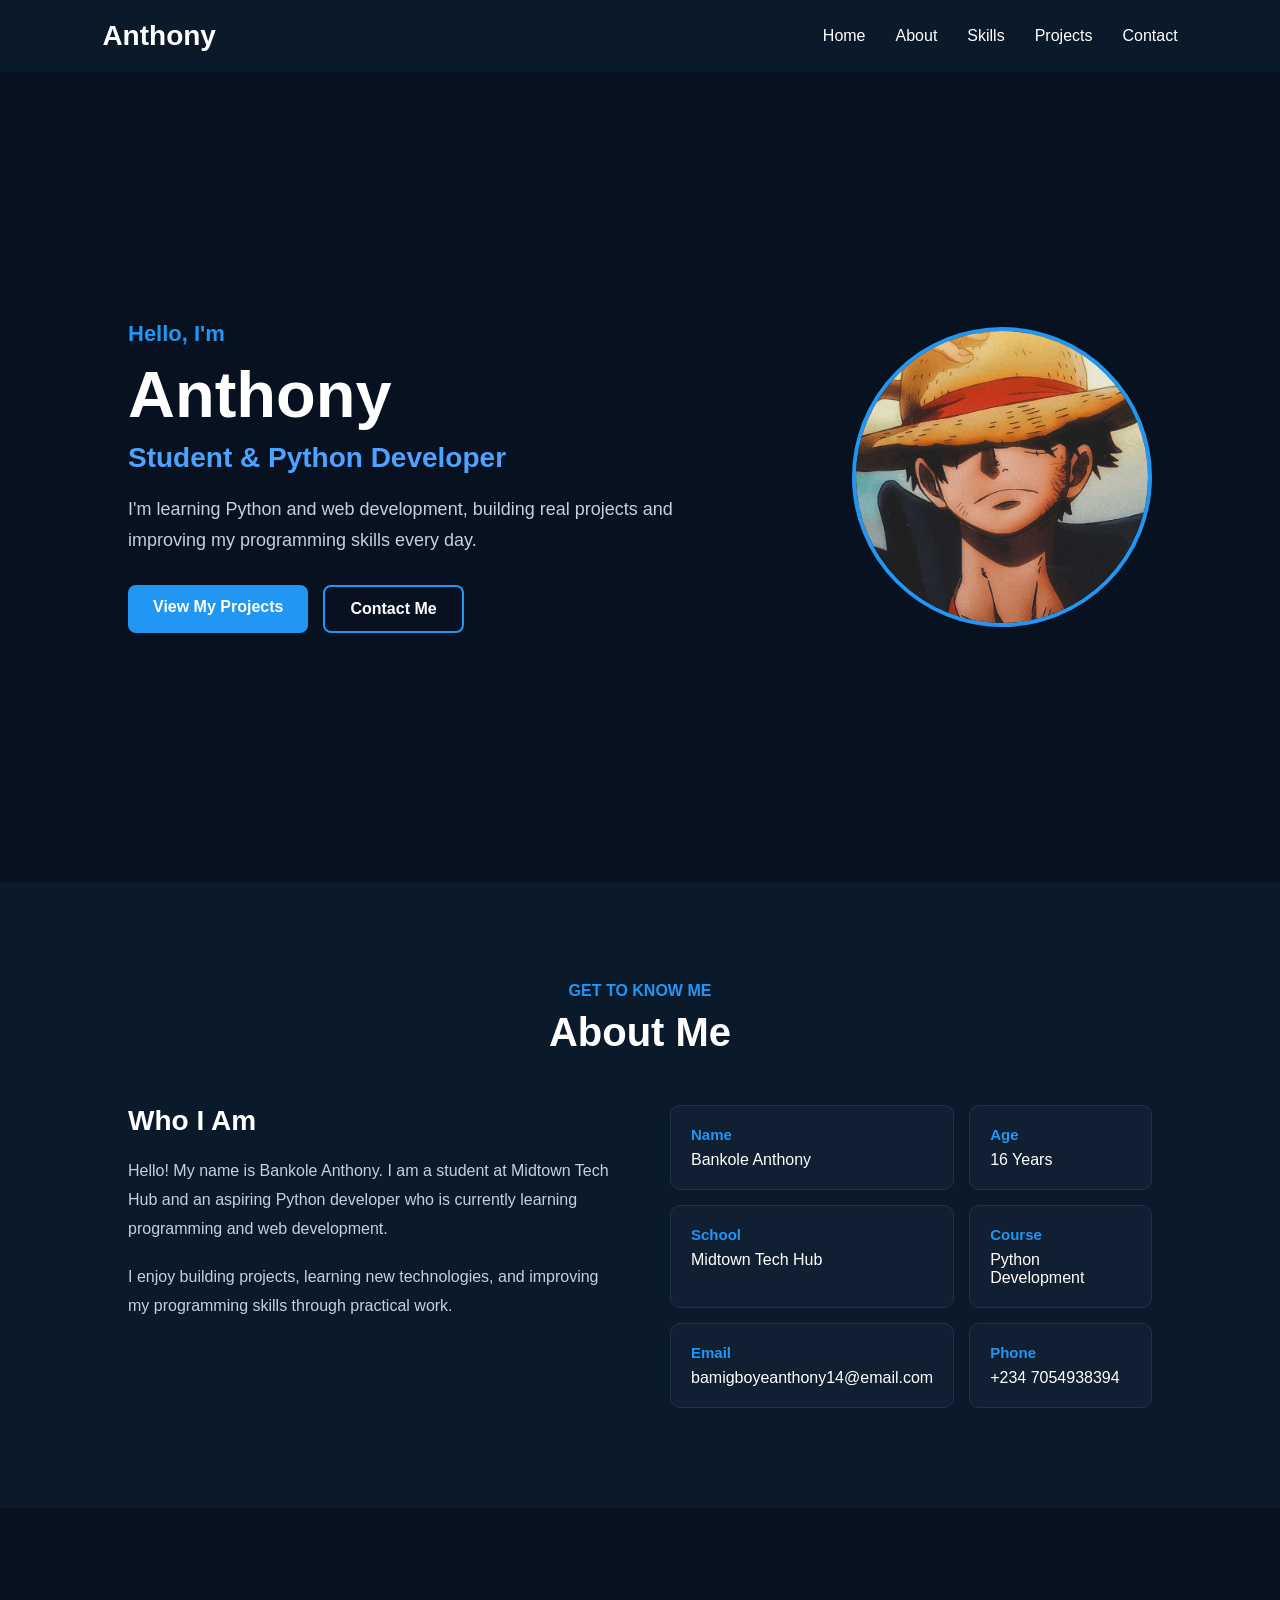
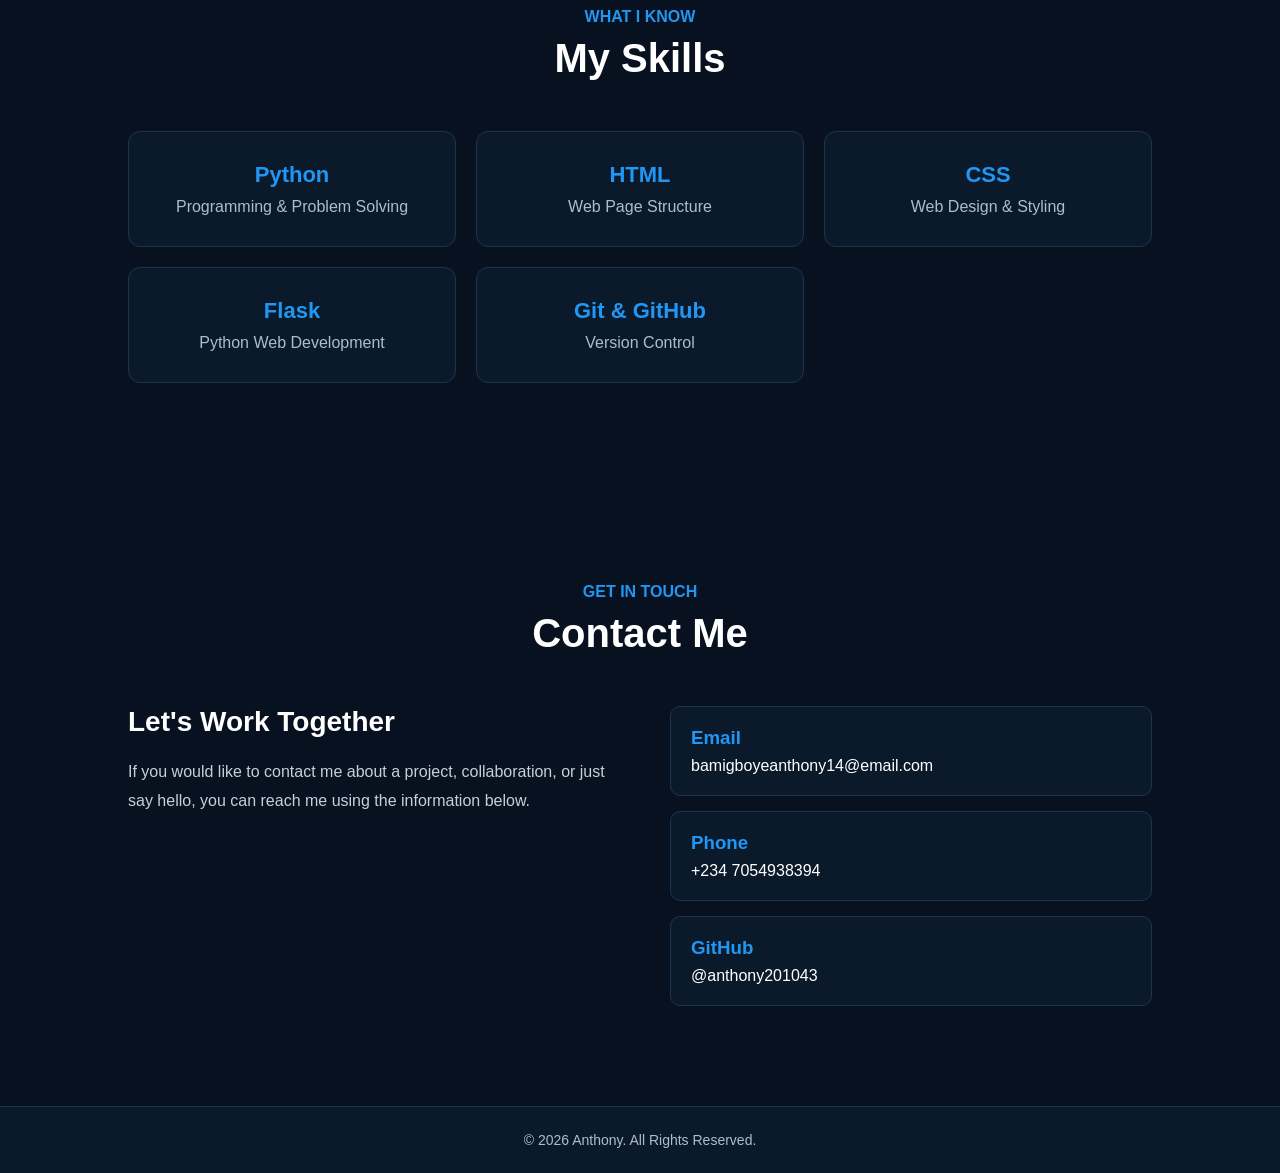
<file: portfolio/netlify/index.html>
<!DOCTYPE html>
<html lang="en">

<head>
    <meta charset="UTF-8">
    <meta name="viewport" content="width=device-width, initial-scale=1.0">

    <title>My Portfolio</title>

   <link rel="stylesheet" href="static/style.css">
</head>

<body>

    <header class="navbar">

    <h1 class="logo"> Anthony </h1>

    <nav>
        <a href="#home">Home</a>
        <a href="#about">About</a>
        <a href="#skills">Skills</a>
        <a href="projects.html">Projects</a>
        <a href="#contact">Contact</a>
    </nav>

</header>



    <main>

    <section class="hero" id="home">

        <div class="hero-text">

            <p class="greeting">Hello, I'm</p>

            <h1>Anthony</h1>

            <h2>Student & Python Developer</h2>

            <p class="intro">
                I'm learning Python and web development,
                building real projects and improving my
                programming skills every day.
            </p>

            <div class="hero-buttons">
                <a href="projects.html" class="btn">View My Projects</a>
                <a href="#contact" class="btn secondary">Contact Me</a>
            </div>

        </div>


        <div class="profile-circle">
    <img src="static/images/profile.jpg" alt="Profile picture">
</div>

    </section>

</main>


        <section class="about" id="about">

    <div class="section-title">
        <p>GET TO KNOW ME</p>
        <h2>About Me</h2>
    </div>

    <div class="about-content">

        <div class="about-text">

            <h3>Who I Am</h3>

            <p>
                Hello! My name is Bankole Anthony. I am a student at Midtown Tech Hub
                and an aspiring Python developer who is
                currently learning programming and web
                development.
            </p>

            <p>
                I enjoy building projects, learning new
                technologies, and improving my programming
                skills through practical work.
            </p>

        </div>


        <div class="personal-info">

            <div class="info-card">
                <h3>Name</h3>
                <p>Bankole Anthony</p>
            </div>

            <div class="info-card">
                <h3>Age</h3>
                <p>16 Years</p>
            </div>

            <div class="info-card">
    <h3>School</h3>
    <a href="https://midtowntechhub.com" target="_blank">
        Midtown Tech Hub
    </a>
</div>

            <div class="info-card">
                <h3>Course</h3>
                <p>Python Development</p>
            </div>

            <div class="info-card">
                <h3>Email</h3>
                <p>bamigboyeanthony14@email.com</p>
            </div>

            <div class="info-card">
                <h3>Phone</h3>
                <p>+234 7054938394</p>
            </div>

        </div>

    </div>

</section>


        <section class="skills" id="skills">

    <div class="section-title">
        <p>WHAT I KNOW</p>
        <h2>My Skills</h2>
    </div>


    <div class="skills-container">

        <div class="skill-card">
            <h3>Python</h3>
            <p>Programming & Problem Solving</p>
        </div>


        <div class="skill-card">
            <h3>HTML</h3>
            <p>Web Page Structure</p>
        </div>


        <div class="skill-card">
            <h3>CSS</h3>
            <p>Web Design & Styling</p>
        </div>


        <div class="skill-card">
            <h3>Flask</h3>
            <p>Python Web Development</p>
        </div>


        <div class="skill-card">
            <h3>Git & GitHub</h3>
            <p>Version Control</p>
        </div>

    </div>

</section>

<section class="contact" id="contact">

    <div class="section-title">
        <p>GET IN TOUCH</p>
        <h2>Contact Me</h2>
    </div>


    <div class="contact-container">

        <div class="contact-text">

            <h3>Let's Work Together</h3>

            <p>
                If you would like to contact me about a project,
                collaboration, or just say hello, you can reach me
                using the information below.
            </p>

        </div>


        <div class="contact-info">

            <div class="contact-card">
                <h3>Email</h3>
                <p>bamigboyeanthony14@email.com</p>
            </div>


            <div class="contact-card">
                <h3>Phone</h3>
                <p>+234 7054938394</p>
            </div>


            <div class="contact-card">
                <h3>GitHub</h3>
                <p>@anthony201043</p>
            </div>

        </div>

    </div>

</section>

    </main>


    </main>


<footer class="footer">

    <p>© 2026 Anthony. All Rights Reserved.</p>

</footer>


</body>

</body>

</html>
</file>
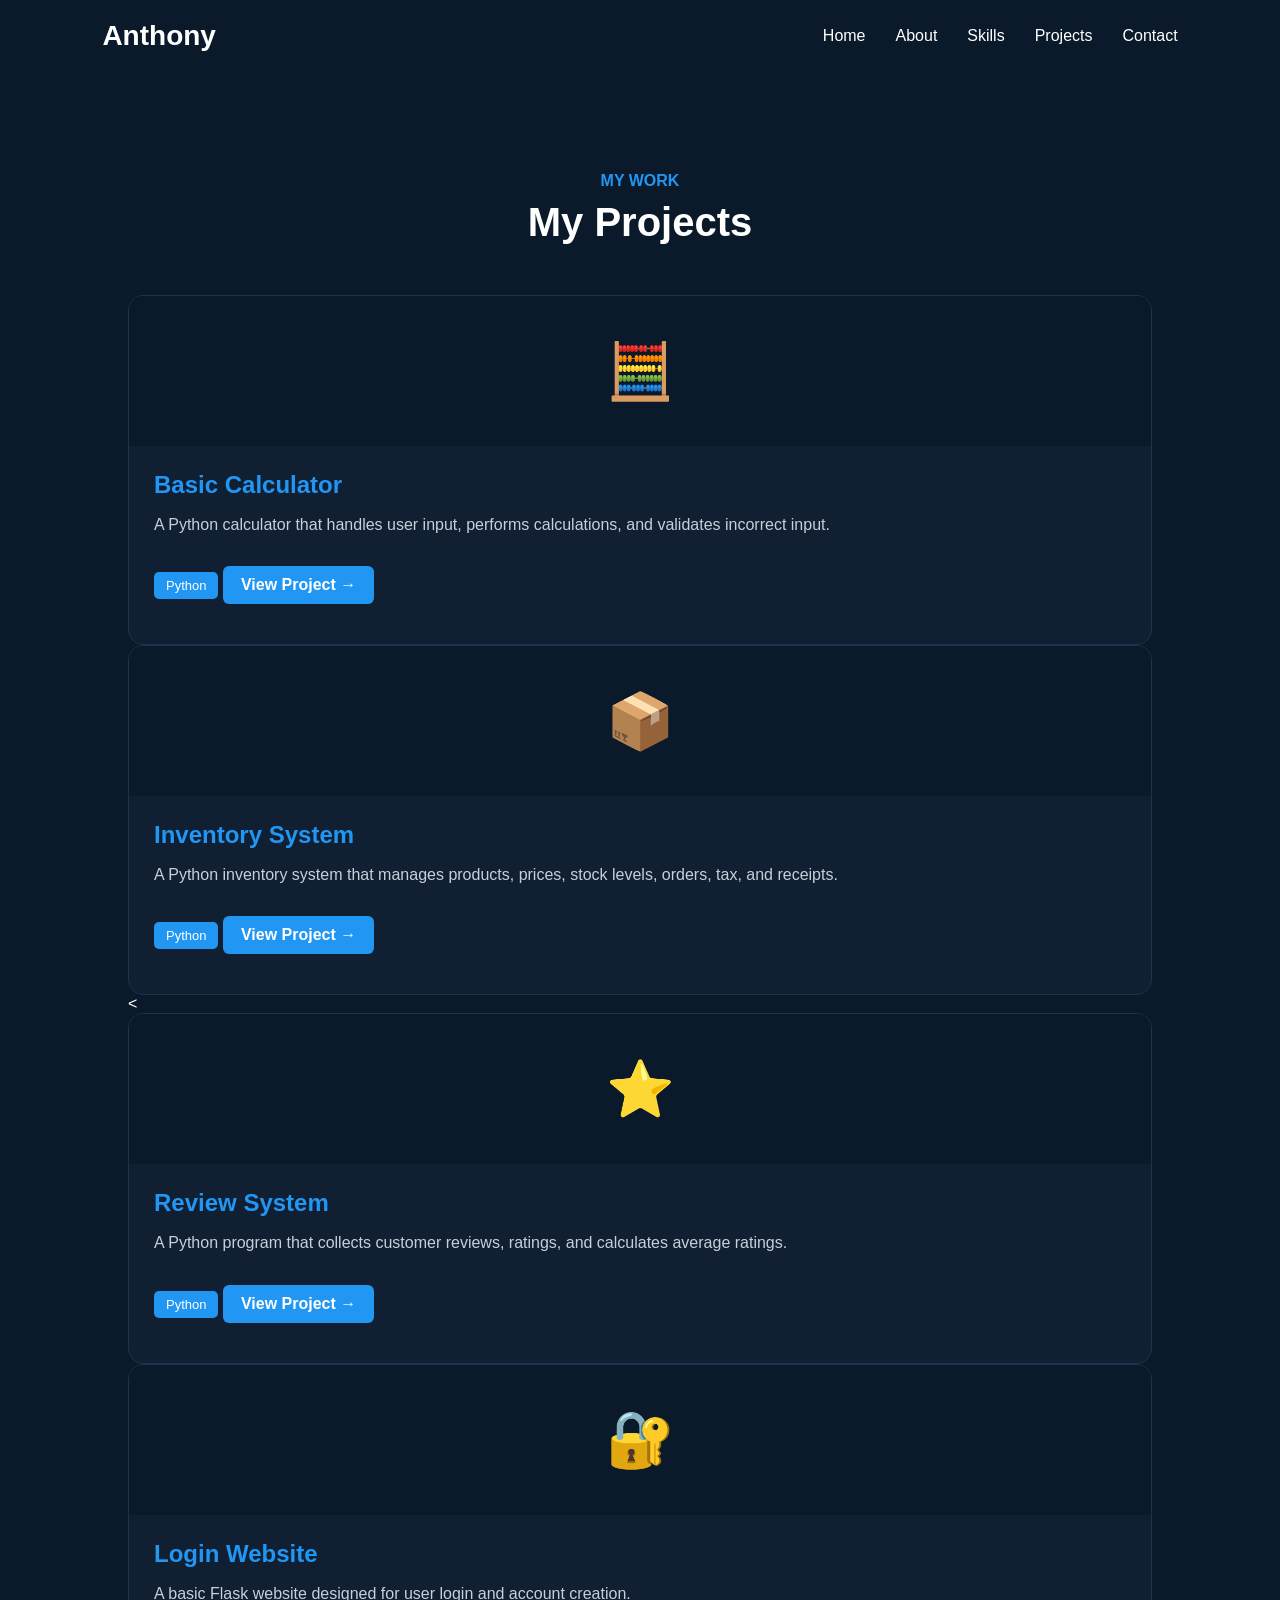
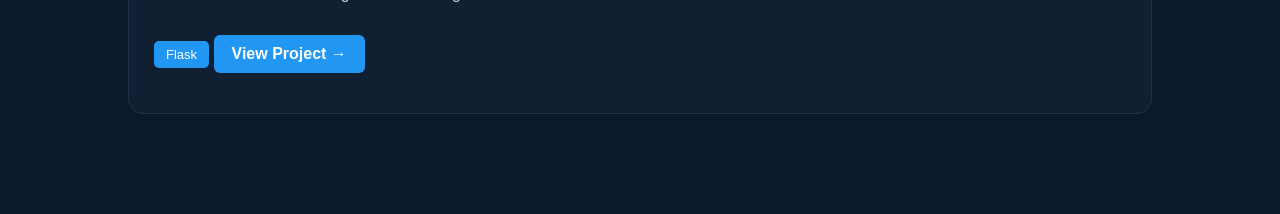
<file: portfolio/netlify/projects.html>
<!DOCTYPE html>
<html lang="en">

<head>

    <meta charset="UTF-8">

    <meta name="viewport" content="width=device-width, initial-scale=1.0">

    <title>My Projects</title>

    <link rel="stylesheet" href="static/style.css">

</head>


<body>

    <header class="navbar">

        <h1 class="logo">Anthony</h1>

        <nav>
    <a href="index.html">Home</a>
    <a href="index.html#about">About</a>
    <a href="index.html#skills">Skills</a>
    <a href="projects.html">Projects</a>
    <a href="index.html#contact">Contact</a>
</nav>

    </header>


    <main>

        <section class="projects">

            <div class="section-title">

                <p>MY WORK</p>

                <h2>My Projects</h2>

            </div>


            <div class="project-card">

    <div class="project-icon">
        🧮
    </div>

    <div class="project-content">

        <h3>Basic Calculator</h3>

        <p>
            A Python calculator that handles user input,
            performs calculations, and validates incorrect input.
        </p>

        <span>Python</span>

        <a href="https://github.com/anthony201043/basic-calculator.git"
   class="project-button"
   target="_blank">
    View Project →
</a>

    </div>

</div>


                <div class="project-card">

    <div class="project-icon">
        📦
    </div>

    <div class="project-content">

        <h3>Inventory System</h3>

        <p>
            A Python inventory system that manages products,
            prices, stock levels, orders, tax, and receipts.
        </p>

        <span>Python</span>

        <a href="https://github.com/anthony201043/inventory-system.git"
   class="project-button"
   target="_blank">
    View Project →
</a>

    </div>

</div>


                <<div class="project-card">

    <div class="project-icon">
        ⭐
    </div>

    <div class="project-content">

        <h3>Review System</h3>

        <p>
            A Python program that collects customer reviews,
            ratings, and calculates average ratings.
        </p>

        <span>Python</span>

        <a href="https://github.com/anthony201043/Review-System.git"
   class="project-button"
   target="_blank">
    View Project →
</a>

    </div>

</div>


                <div class="project-card">

    <div class="project-icon">
        🔐
    </div>

    <div class="project-content">

        <h3>Login Website</h3>

        <p>
            A basic Flask website designed for user login
            and account creation.
        </p>

        <span>Flask</span>

        <a href="https://github.com/anthony201043/login-project"
   class="project-button"
   target="_blank">
    View Project →
</a>

    </div>

</div>

        </section>

    </main>

</body>

</html>
</file>
<file: portfolio/netlify/static/style.css>
* {
    margin: 0;
    padding: 0;
    box-sizing: border-box;
}


body {
    font-family: Arial, sans-serif;
    background-color: #07111f;
    color: white;
}


.navbar {
    width: 100%;
    padding: 20px 8%;

    display: flex;
    justify-content: space-between;
    align-items: center;

    background-color: #0b1a2b;
}


.logo {
    font-size: 28px;
}


nav {
    display: flex;
    gap: 30px;
}


nav a {
    color: white;
    text-decoration: none;
    font-size: 16px;
}


nav a:hover {
    color: #2196f3;
}

.hero {
    min-height: 90vh;

    display: flex;
    justify-content: space-between;
    align-items: center;

    padding: 60px 10%;
}


.hero-text {
    max-width: 600px;
}


.greeting {
    color: #2196f3;
    font-size: 22px;
    font-weight: bold;
    margin-bottom: 10px;
}


.hero h1 {
    font-size: 65px;
    margin-bottom: 10px;
}


.hero h2 {
    color: #4da3ff;
    font-size: 28px;
    margin-bottom: 20px;
}


.intro {
    color: #c5d0dc;
    font-size: 18px;
    line-height: 1.7;
    margin-bottom: 30px;
}


.hero-buttons {
    display: flex;
    gap: 15px;
}


.btn {
    display: inline-block;

    padding: 13px 25px;

    background-color: #2196f3;
    color: white;

    text-decoration: none;

    border-radius: 8px;

    font-weight: bold;
}


.btn:hover {
    background-color: #1479c9;
}


.btn.secondary {
    background-color: transparent;
    border: 2px solid #2196f3;
}


.btn.secondary:hover {
    background-color: #2196f3;
}


.hero-image {
    display: flex;
    justify-content: center;
    align-items: center;
}


.profile-circle {
    width: 300px;
    height: 300px;

    border-radius: 50%;

    border: 4px solid #2196f3;

    display: flex;
    justify-content: center;
    align-items: center;

    background-color: #101f31;

    color: #8da4ba;
}

.profile-circle img {
    width: 100%;
    height: 100%;
    object-fit: cover;
    border-radius: 100%;
}


.about {
    padding: 100px 10%;
    background-color: #0b1a2b;
}


.section-title {
    text-align: center;
    margin-bottom: 50px;
}


.section-title p {
    color: #2196f3;
    font-weight: bold;
    margin-bottom: 10px;
}


.section-title h2 {
    font-size: 40px;
}


.about-content {
    display: flex;
    gap: 60px;
    align-items: flex-start;
}


.about-text {
    flex: 1;
}


.about-text h3 {
    font-size: 28px;
    margin-bottom: 20px;
}


.about-text p {
    color: #c5d0dc;
    line-height: 1.8;
    margin-bottom: 20px;
}


.personal-info {
    flex: 1;

    display: grid;
    grid-template-columns: 1fr 1fr;
    gap: 15px;
}


.info-card {
    padding: 20px;

    background-color: #101f31;

    border: 1px solid #1d344d;

    border-radius: 10px;
}


.info-card h3 {
    color: #2196f3;
    font-size: 15px;
    margin-bottom: 8px;
}


.info-card a {
    color: white;
    text-decoration: none;
}

.info-card a:hover {
    color: #2196f3;
}



.skills {
    padding: 100px 10%;
}


.skills-container {
    display: grid;

    grid-template-columns: repeat(3, 1fr);

    gap: 20px;
}


.skill-card {
    padding: 30px;

    background-color: #0b1a2b;

    border: 1px solid #1d344d;

    border-radius: 12px;

    text-align: center;

    transition: 0.3s;
}


.skill-card h3 {
    color: #2196f3;

    font-size: 22px;

    margin-bottom: 10px;
}


.skill-card p {
    color: #aebdcc;
}


.skill-card:hover {
    transform: translateY(-5px);

    border-color: #2196f3;
}



.projects {
    padding: 100px 10%;
    background-color: #0b1a2b;
}


.projects-container {
    display: grid;
    grid-template-columns: repeat(2, 1fr);
    gap: 25px;
}


.project-card {
    padding: 30px;

    background-color: #101f31;

    border: 1px solid #1d344d;

    border-radius: 12px;

    transition: 0.3s;
}


.project-card h3 {
    color: #2196f3;

    font-size: 24px;

    margin-bottom: 15px;
}


.project-card p {
    color: #c5d0dc;

    line-height: 1.7;

    margin-bottom: 20px;
}


.project-card span {
    display: inline-block;

    padding: 6px 12px;

    background-color: #2196f3;

    border-radius: 5px;

    font-size: 13px;
}


.project-card:hover {
    transform: translateY(-5px);

    border-color: #2196f3;
}


.project-card {
    overflow: hidden;
    padding: 0;

    background-color: #101f31;

    border: 1px solid #1d344d;

    border-radius: 15px;

    transition: 0.3s;
}


.project-icon {
    height: 150px;

    display: flex;
    justify-content: center;
    align-items: center;

    background-color: #0b1a2b;

    font-size: 55px;
}


.project-content {
    padding: 25px;
}


.project-content h3 {
    color: #2196f3;

    font-size: 24px;

    margin-bottom: 12px;
}


.project-content p {
    color: #c5d0dc;

    line-height: 1.7;

    margin-bottom: 18px;
}


.project-content span {
    display: inline-block;

    padding: 6px 12px;

    background-color: #2196f3;

    border-radius: 5px;

    font-size: 13px;

    margin-bottom: 20px;
}


.project-button {
    display: inline-block;

    margin-top: 10px;

    padding: 10px 18px;

    background-color: #2196f3;

    color: white;

    text-decoration: none;

    border-radius: 6px;

    font-weight: bold;

    transition: 0.3s;
}


.project-button:hover {
    background-color: #1479c9;

    transform: translateY(-2px);
}


.project-button:hover {
    color: #2196f3;
}


.project-card:hover {
    transform: translateY(-8px);

    border-color: #2196f3;
}

.contact {
    padding: 100px 10%;
}


.contact-container {
    display: flex;

    gap: 60px;

    align-items: flex-start;
}


.contact-text {
    flex: 1;
}


.contact-text h3 {
    font-size: 28px;

    margin-bottom: 20px;
}


.contact-text p {
    color: #c5d0dc;

    line-height: 1.8;
}


.contact-info {
    flex: 1;

    display: grid;

    gap: 15px;
}


.contact-card {
    padding: 20px;

    background-color: #0b1a2b;

    border: 1px solid #1d344d;

    border-radius: 10px;
}


.contact-card h3 {
    color: #2196f3;

    margin-bottom: 8px;
}


.contact-card p {
    color: white;
}

.footer {
    padding: 25px 10%;

    background-color: #0b1a2b;

    border-top: 1px solid #1d344d;

    text-align: center;
}


.footer p {
    color: #aebdcc;

    font-size: 14px;
}

/* Responsive Navigation */
@media (max-width: 768px) {

    .navbar {
        padding: 20px 5%;
        flex-direction: column;
        gap: 15px;
    }

    .navbar nav {
        display: flex;
        flex-wrap: wrap;
        justify-content: center;
        gap: 15px;
    }

    .navbar nav a {
        font-size: 14px;
    }

}/* Mobile Layout */
@media (max-width: 768px) {

    /* Hero */
    .hero {
        flex-direction: column;
        text-align: center;
        padding: 70px 5%;
    }

    .hero-text {
        width: 100%;
    }

    .hero-text h1 {
        font-size: 50px;
    }

    .hero-text h2 {
        font-size: 28px;
    }

    .intro {
        font-size: 16px;
    }

    .hero-buttons {
        justify-content: center;
        flex-wrap: wrap;
    }

    .hero-image {
        margin-top: 30px;
    }


    /* About */
    .about-content {
        flex-direction: column;
        gap: 30px;
    }

    .about-text,
    .personal-info {
        width: 100%;
    }

    .personal-info {
        grid-template-columns: 1fr;
    }


    /* Skills */
    .skills-container {
        grid-template-columns: 1fr;
    }


    /* Projects */
    .projects-container {
        grid-template-columns: 1fr;
    }


    /* Contact */
    .contact-container {
        flex-direction: column;
        gap: 30px;
    }

    .contact-text,
    .contact-info {
        width: 100%;
    }


    /* Section headings */
    .section-title h2 {
        font-size: 32px;
    }

}
</file>
